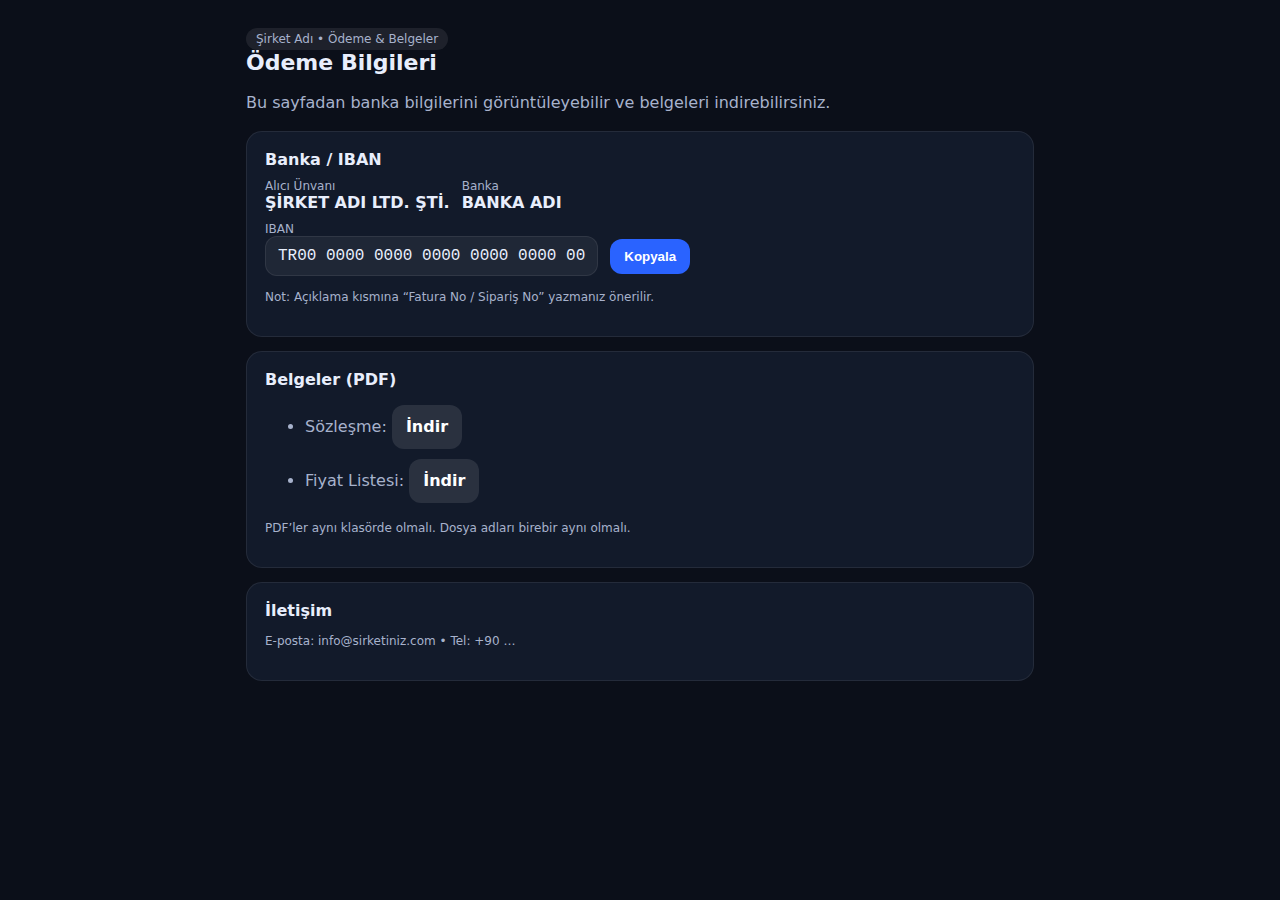
<file: index.html>
<!doctype html>
<html lang="tr">

<head>
  <meta charset="utf-8" />
  <meta name="viewport" content="width=device-width,initial-scale=1" />
  <title>Ödeme Bilgileri | Şirket Adı</title>
  <meta name="description" content="Ödeme ve belge indirme sayfası." />
  <style>
    :root {
      --bg: #0b0f19;
      --card: #121a2a;
      --text: #e8eefc;
      --muted: #a7b2cc;
      --btn: #2a63ff;
    }

    * {
      box-sizing: border-box;
    }

    body {
      margin: 0;
      font-family: system-ui, -apple-system, Segoe UI, Roboto, Arial;
      background: var(--bg);
      color: var(--text);
    }

    .wrap {
      max-width: 820px;
      margin: 0 auto;
      padding: 28px 16px 44px;
    }

    .card {
      background: var(--card);
      border: 1px solid rgba(255, 255, 255, .08);
      border-radius: 16px;
      padding: 18px;
      margin-top: 14px;
    }

    h1 {
      font-size: 22px;
      margin: 0 0 8px;
    }

    h2 {
      font-size: 16px;
      margin: 0 0 10px;
    }

    p,
    li {
      color: var(--muted);
      line-height: 1.5;
    }

    .row {
      display: flex;
      gap: 12px;
      flex-wrap: wrap;
      align-items: center;
    }

    .iban {
      font-family: ui-monospace, SFMono-Regular, Menlo, Monaco, Consolas, "Liberation Mono", monospace;
      background: rgba(255, 255, 255, .06);
      padding: 10px 12px;
      border-radius: 12px;
      border: 1px solid rgba(255, 255, 255, .08);
      overflow: auto;
    }

    button,
    a.btn {
      appearance: none;
      border: 0;
      cursor: pointer;
      background: var(--btn);
      color: white;
      padding: 10px 14px;
      border-radius: 12px;
      font-weight: 650;
      text-decoration: none;
      display: inline-flex;
      gap: 8px;
      align-items: center;
    }

    button.secondary,
    a.secondary {
      background: rgba(255, 255, 255, .10);
    }

    .small {
      font-size: 12px;
      color: var(--muted);
    }

    footer {
      margin-top: 18px;
    }

    .badge {
      display: inline-block;
      padding: 4px 10px;
      border-radius: 999px;
      background: rgba(255, 255, 255, .08);
      color: var(--muted);
      font-size: 12px;
    }
  </style>
</head>

<body>
  <main class="wrap">
    <div class="badge">Şirket Adı • Ödeme & Belgeler</div>
    <h1>Ödeme Bilgileri</h1>
    <p>Bu sayfadan banka bilgilerini görüntüleyebilir ve belgeleri indirebilirsiniz.</p>

    <section class="card">
      <h2>Banka / IBAN</h2>
      <div class="row">
        <div>
          <div class="small">Alıcı Ünvanı</div>
          <div><strong>ŞİRKET ADI LTD. ŞTİ.</strong></div>
        </div>
        <div>
          <div class="small">Banka</div>
          <div><strong>BANKA ADI</strong></div>
        </div>
      </div>

      <div style="height:10px"></div>

      <div class="small">IBAN</div>
      <div class="row">
        <div class="iban" id="ibanText">TR00 0000 0000 0000 0000 0000 00</div>
        <button type="button" onclick="copyIban()">Kopyala</button>
      </div>

      <p class="small" id="copyStatus" aria-live="polite" style="margin-top:8px;"></p>
      <p class="small">Not: Açıklama kısmına “Fatura No / Sipariş No” yazmanız önerilir.</p>
    </section>

    <section class="card">
      <h2>Belgeler (PDF)</h2>
      <ul>
        <li>
          Sözleşme:
          <a class="btn secondary" href="./sozlesme.pdf" download>İndir</a>
        </li>
        <li style="margin-top:10px;">
          Fiyat Listesi:
          <a class="btn secondary" href="./fiyat-listesi.pdf" download>İndir</a>
        </li>
      </ul>
      <p class="small">PDF’ler aynı klasörde olmalı. Dosya adları birebir aynı olmalı.</p>
    </section>

    <footer class="card">
      <h2>İletişim</h2>
      <p class="small">E-posta: info@sirketiniz.com • Tel: +90 …</p>
    </footer>
  </main>

  <script>
    function copyIban() {
      const iban = document.getElementById("ibanText").innerText.trim();
      navigator.clipboard.writeText(iban).then(() => {
        document.getElementById("copyStatus").innerText = "IBAN kopyalandı ✅";
      }).catch(() => {
        document.getElementById("copyStatus").innerText = "Kopyalama başarısız. IBAN'ı manuel seçip kopyalayın.";
      });
    }
  </script>
</body>

</html>
</file>
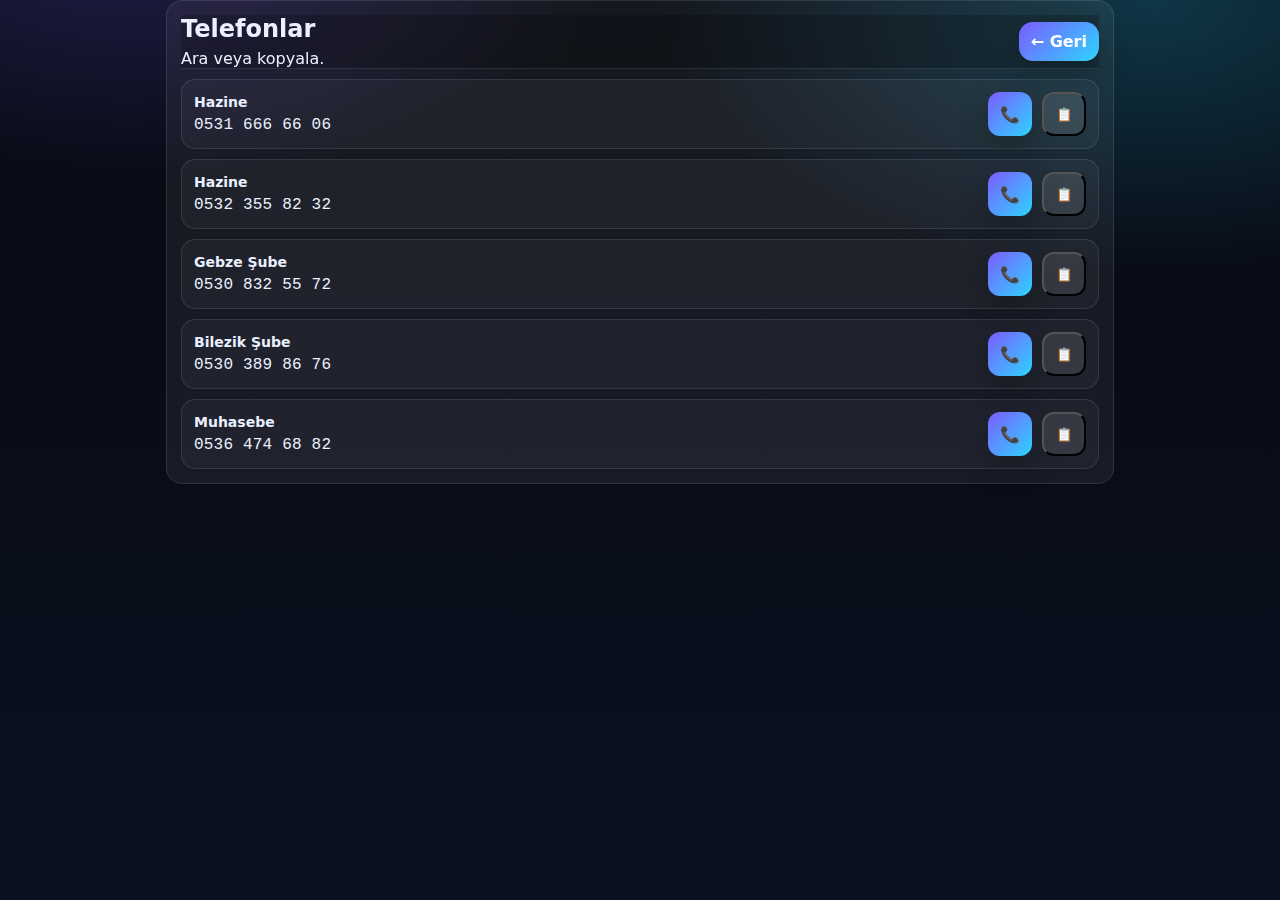
<file: telefonlar.html>
<!doctype html>
<html lang="tr">
<head>
  <meta charset="utf-8" />
  <meta name="viewport" content="width=device-width,initial-scale=1" />
  <title>Telefonlar</title>
  <meta name="format-detection" content="telephone=no, date=no, address=no, email=no" />
  <link rel="stylesheet" href="./assets/style.css" />

  <style>
    /* Telefon listesi: kart değil, clean liste */
    .phoneList { margin-top: 10px; }
    .phoneItem{
      display:flex; align-items:center; justify-content:space-between;
      gap:12px; padding:12px 12px;
      border:1px solid var(--line); border-radius:14px;
      background: rgba(255,255,255,.04);
    }
    .phoneLeft{ min-width: 0; }
    .phoneName{ font-weight:800; margin:0; font-size:14px; }
    .phoneNo{ margin-top:6px; }
    .phoneActions{ display:flex; gap:10px; flex-wrap:wrap; }
    .btnIcon{
      width:44px; height:44px; padding:0;
      border-radius:12px;
    }
    .btnIcon.secondary{ background: rgba(255,255,255,.10); }
    .topbar{ display:flex; align-items:center; justify-content:space-between; gap:10px; }
  </style>
</head>

<body>
  <main class="wrap">
    <section class="card">
      <div class="topbar">
        <div>
          <h2 style="margin:0 0 6px;">Telefonlar</h2>
          <p class="small" style="margin:0;">Ara veya kopyala.</p>
        </div>
        <a class="btn secondary" href="./index.html">← Geri</a>
      </div>

      <div class="phoneList">

        <!-- Hazine 1 -->
        <div class="phoneItem">
          <div class="phoneLeft">
            <div class="phoneName">Hazine</div>
            <div class="field mono phoneNo" id="p1" data-copy="+905316666606">0531 666 66 06</div>
            <div class="status small" id="ps1"></div>
          </div>

          <div class="phoneActions">
            <a class="btn btnIcon" href="tel:+905316666606" title="Ara">📞</a>
            <button class="secondary btnIcon" onclick="copyFrom('p1','ps1')" title="Kopyala">📋</button>
          </div>
        </div>

        <div style="height:10px"></div>

        <!-- Hazine 2 -->
        <div class="phoneItem">
          <div class="phoneLeft">
            <div class="phoneName">Hazine</div>
            <div class="field mono phoneNo" id="p2" data-copy="+905323558232">0532 355 82 32</div>
            <div class="status small" id="ps2"></div>
          </div>

          <div class="phoneActions">
            <a class="btn btnIcon" href="tel:+905323558232" title="Ara">📞</a>
            <button class="secondary btnIcon" onclick="copyFrom('p2','ps2')" title="Kopyala">📋</button>
          </div>
        </div>

        <div style="height:10px"></div>

        <!-- Gebze -->
        <div class="phoneItem">
          <div class="phoneLeft">
            <div class="phoneName">Gebze Şube</div>
            <div class="field mono phoneNo" id="p3" data-copy="+905308325572">0530 832 55 72</div>
            <div class="status small" id="ps3"></div>
          </div>

          <div class="phoneActions">
            <a class="btn btnIcon" href="tel:+905308325572" title="Ara">📞</a>
            <button class="secondary btnIcon" onclick="copyFrom('p3','ps3')" title="Kopyala">📋</button>
          </div>
        </div>

        <div style="height:10px"></div>

        <!-- Bilezik -->
        <div class="phoneItem">
          <div class="phoneLeft">
            <div class="phoneName">Bilezik Şube</div>
            <div class="field mono phoneNo" id="p4" data-copy="+905303898676">0530 389 86 76</div>
            <div class="status small" id="ps4"></div>
          </div>

          <div class="phoneActions">
            <a class="btn btnIcon" href="tel:+905303898676" title="Ara">📞</a>
            <button class="secondary btnIcon" onclick="copyFrom('p4','ps4')" title="Kopyala">📋</button>
          </div>
        </div>

        <div style="height:10px"></div>

        <!-- Muhasebe -->
        <div class="phoneItem">
          <div class="phoneLeft">
            <div class="phoneName">Muhasebe</div>
            <div class="field mono phoneNo" id="p5" data-copy="+905364746882">0536 474 68 82</div>
            <div class="status small" id="ps5"></div>
          </div>

          <div class="phoneActions">
            <a class="btn btnIcon" href="tel:+905364746882" title="Ara">📞</a>
            <button class="secondary btnIcon" onclick="copyFrom('p5','ps5')" title="Kopyala">📋</button>
          </div>
        </div>

      </div>
    </section>
  </main>

  <script src="./assets/app.js"></script>
</body>
</html>
</file>
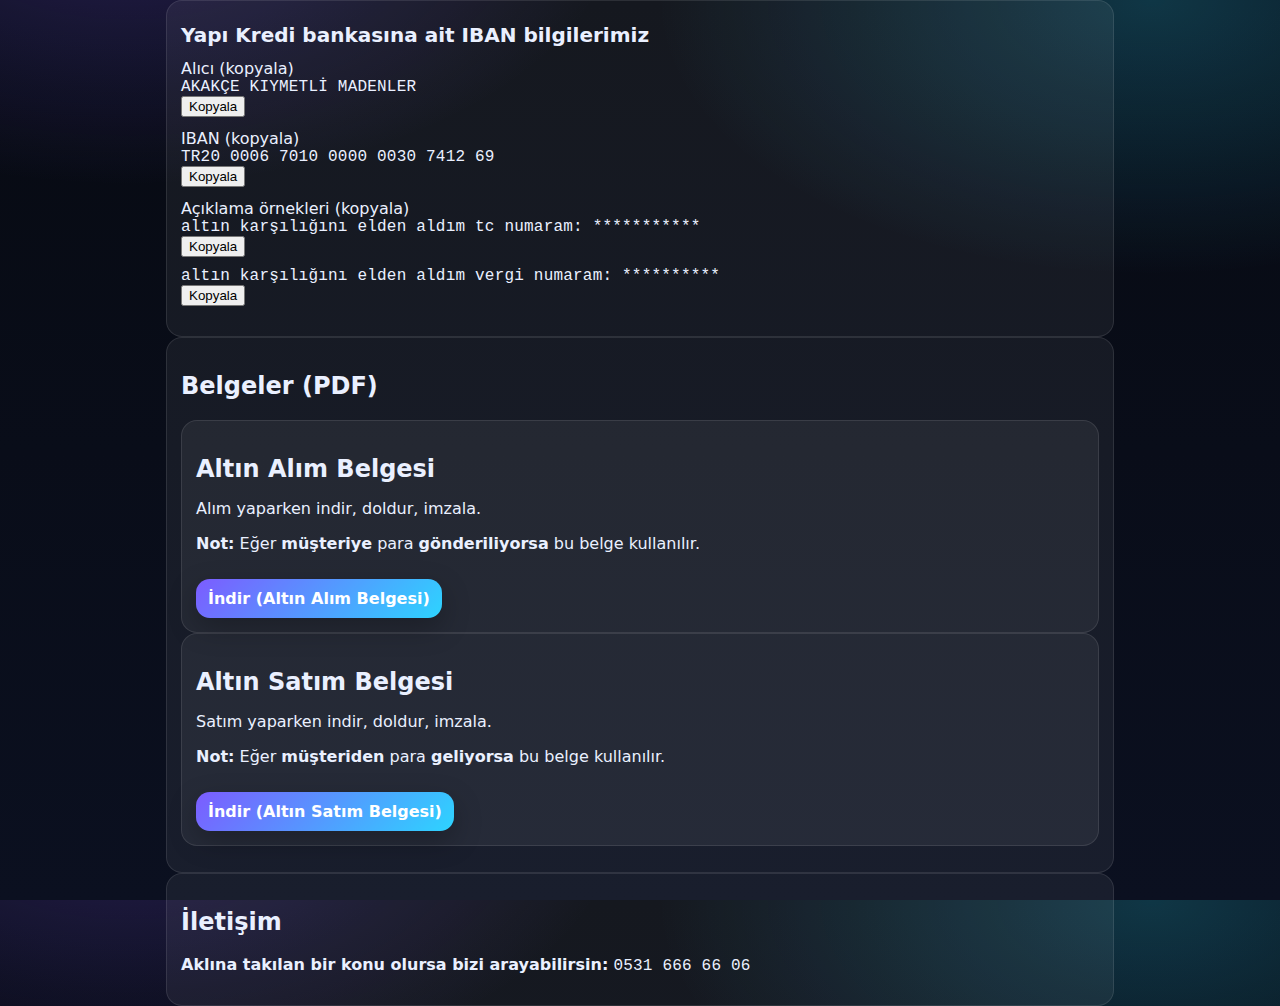
<file: bankalar/6gVI2lwLCNbRw6PCYm.html>
<!doctype html>
<html lang="tr">

<head>
  <meta charset="utf-8" />
  <meta name="viewport" content="width=device-width,initial-scale=1" />
  <title>Yapı Kredi | Ödeme</title>
  <meta name="format-detection" content="telephone=no, date=no, address=no, email=no" />
  <link rel="stylesheet" href="../assets/style.css" />
</head>

<body>
  <main class="wrap">


    <section class="card">

      <div style="font-size:20px; font-weight:800; margin:8px 0 2px;">Yapı Kredi bankasına ait IBAN bilgilerimiz</div>


      <div style="height:10px"></div>

      <div class="small">Alıcı (kopyala)</div>
      <div class="row">
        <div class="field mono" id="receiver">AKAKÇE KIYMETLİ MADENLER</div>
        <button class="secondary" onclick="copyFrom('receiver','status')">Kopyala</button>
      </div>

      <div style="height:12px"></div>

      <div class="small">IBAN (kopyala)</div>
      <div class="row">
        <div class="field mono" id="iban">TR20 0006 7010 0000 0030 7412 69</div>
        <button onclick="copyFrom('iban','status')">Kopyala</button>
      </div>

      <div style="height:12px"></div>

      <div class="small">Açıklama örnekleri (kopyala)</div>
      <div class="row">
        <div class="field mono" id="descTc" data-copy="altın karşılığını elden aldım tc numaram: ">
          altın karşılığını elden aldım tc numaram: ***********
        </div>
        <button class="secondary" onclick="copyFrom('descTc','status')">Kopyala</button>
      </div>

      <div style="height:10px"></div>

      <div class="row">
        <div class="field mono" id="descTax" data-copy="altın karşılığını elden aldım vergi numaram: ">
          altın karşılığını elden aldım vergi numaram: **********
        </div>
        <button class="secondary" onclick="copyFrom('descTax','status')">Kopyala</button>
      </div>

      <p class="small status" id="status" aria-live="polite"></p>
    </section>

    <section class="card">
      <h2>Belgeler (PDF)</h2>

      <div class="grid2">
        <div class="card" style="margin:0;">
          <h2 style="margin-bottom:6px;">Altın Alım Belgesi</h2>
          <p class="small">Alım yaparken indir, doldur, imzala.</p>
          <p class="small"><strong>Not:</strong> Eğer <strong>müşteriye</strong> para <strong>gönderiliyorsa</strong> bu
            belge kullanılır.</p>
          <div style="height:10px"></div>
          <a class="btn secondary" href="../AKAKÇE_ALIM.pdf" download>İndir (Altın Alım Belgesi)</a>
        </div>

        <div class="card" style="margin:0;">
          <h2 style="margin-bottom:6px;">Altın Satım Belgesi</h2>
          <p class="small">Satım yaparken indir, doldur, imzala.</p>
          <p class="small"><strong>Not:</strong> Eğer <strong>müşteriden</strong> para <strong>geliyorsa</strong> bu
            belge kullanılır.</p>
          <div style="height:10px"></div>
          <a class="btn secondary" href="../AKAKÇE_SATIM.pdf" download>İndir (Altın Satım Belgesi)</a>
        </div>
      </div>


      <div style="height:12px"></div>
    </section>

    <section class="card">
      <h2>İletişim</h2>
      <p><strong>Aklına takılan bir konu olursa bizi arayabilirsin:</strong> <span class="mono">0531 666 66 06</span>
      </p>
    </section>
  </main>

  <script src="../assets/app.js"></script>
</body>

</html>
</file>
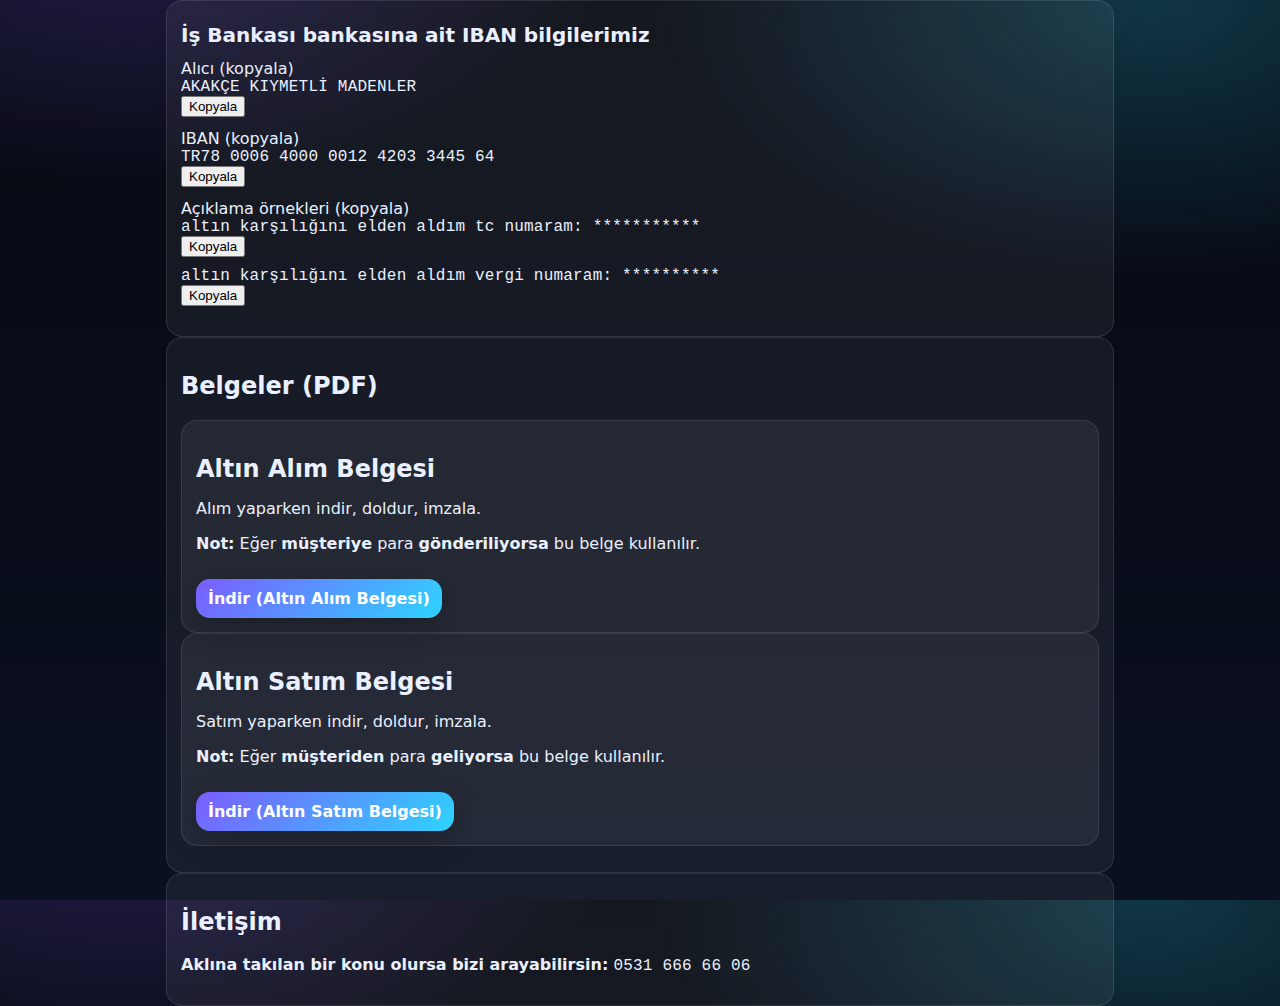
<file: bankalar/7ziwuXshkbcrtDGRGh.html>
<!doctype html>
<html lang="tr">

<head>
  <meta charset="utf-8" />
  <meta name="viewport" content="width=device-width,initial-scale=1" />
  <title>İş Bankası | Ödeme</title>
  <meta name="format-detection" content="telephone=no, date=no, address=no, email=no" />
  <link rel="stylesheet" href="../assets/style.css" />
</head>

<body>
  <main class="wrap">


    <section class="card">

      <div style="font-size:20px; font-weight:800; margin:8px 0 2px;">İş Bankası bankasına ait IBAN bilgilerimiz</div>


      <div style="height:10px"></div>

      <div class="small">Alıcı (kopyala)</div>
      <div class="row">
        <div class="field mono" id="receiver">AKAKÇE KIYMETLİ MADENLER</div>
        <button class="secondary" onclick="copyFrom('receiver','status')">Kopyala</button>
      </div>

      <div style="height:12px"></div>

      <div class="small">IBAN (kopyala)</div>
      <div class="row">
        <div class="field mono" id="iban">TR78 0006 4000 0012 4203 3445 64</div>
        <button onclick="copyFrom('iban','status')">Kopyala</button>
      </div>

      <div style="height:12px"></div>

      <div class="small">Açıklama örnekleri (kopyala)</div>
      <div class="row">
        <div class="field mono" id="descTc" data-copy="altın karşılığını elden aldım tc numaram: ">
          altın karşılığını elden aldım tc numaram: ***********
        </div>
        <button class="secondary" onclick="copyFrom('descTc','status')">Kopyala</button>
      </div>

      <div style="height:10px"></div>

      <div class="row">
        <div class="field mono" id="descTax" data-copy="altın karşılığını elden aldım vergi numaram: ">
          altın karşılığını elden aldım vergi numaram: **********
        </div>
        <button class="secondary" onclick="copyFrom('descTax','status')">Kopyala</button>
      </div>

      <p class="small status" id="status" aria-live="polite"></p>
    </section>

    <section class="card">
      <h2>Belgeler (PDF)</h2>

      <div class="grid2">
        <div class="card" style="margin:0;">
          <h2 style="margin-bottom:6px;">Altın Alım Belgesi</h2>
          <p class="small">Alım yaparken indir, doldur, imzala.</p>
          <p class="small"><strong>Not:</strong> Eğer <strong>müşteriye</strong> para <strong>gönderiliyorsa</strong> bu
            belge kullanılır.</p>
          <div style="height:10px"></div>
          <a class="btn secondary" href="../AKAKÇE_ALIM.pdf" download>İndir (Altın Alım Belgesi)</a>
        </div>

        <div class="card" style="margin:0;">
          <h2 style="margin-bottom:6px;">Altın Satım Belgesi</h2>
          <p class="small">Satım yaparken indir, doldur, imzala.</p>
          <p class="small"><strong>Not:</strong> Eğer <strong>müşteriden</strong> para <strong>geliyorsa</strong> bu
            belge kullanılır.</p>
          <div style="height:10px"></div>
          <a class="btn secondary" href="../AKAKÇE_SATIM.pdf" download>İndir (Altın Satım Belgesi)</a>
        </div>
      </div>


      <div style="height:12px"></div>
    </section>

    <section class="card">
      <h2>İletişim</h2>
      <p><strong>Aklına takılan bir konu olursa bizi arayabilirsin:</strong> <span class="mono">0531 666 66 06</span>
      </p>
    </section>
  </main>

  <script src="../assets/app.js"></script>
</body>

</html>
</file>
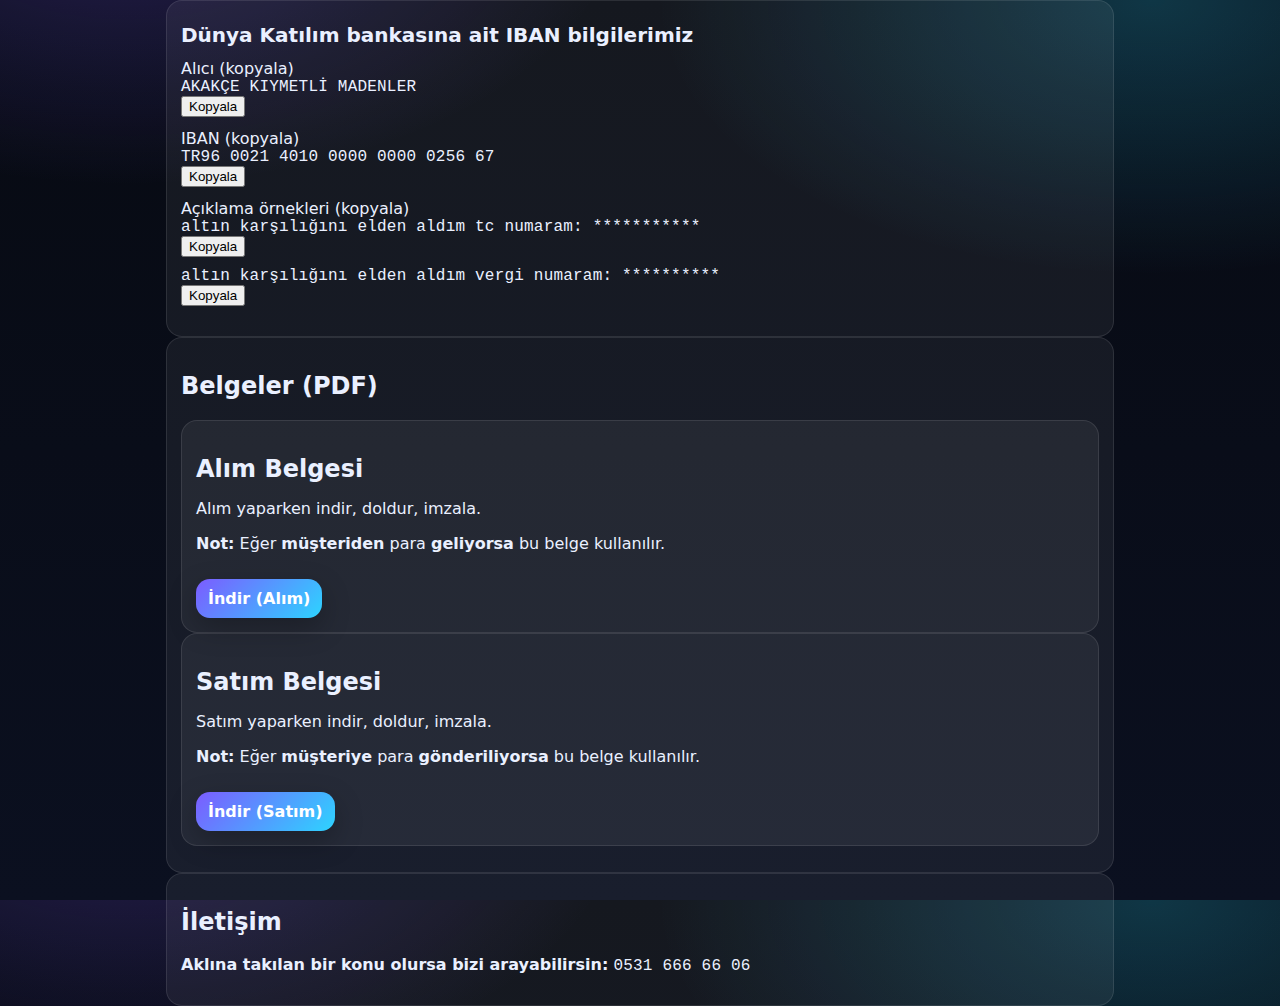
<file: bankalar/IjQCQJO77o5Nsqm3nT.html>
<!doctype html>
<html lang="tr">

<head>
  <meta charset="utf-8" />
  <meta name="viewport" content="width=device-width,initial-scale=1" />
  <title>Dünya Katılım | Ödeme</title>
  <meta name="format-detection" content="telephone=no, date=no, address=no, email=no" />
  <link rel="stylesheet" href="../assets/style.css" />
</head>

<body>
  <main class="wrap">


    <section class="card">

      <div style="font-size:20px; font-weight:800; margin:8px 0 2px;">Dünya Katılım bankasına ait IBAN bilgilerimiz
      </div>


      <div style="height:10px"></div>

      <div class="small">Alıcı (kopyala)</div>
      <div class="row">
        <div class="field mono" id="receiver">AKAKÇE KIYMETLİ MADENLER</div>
        <button class="secondary" onclick="copyFrom('receiver','status')">Kopyala</button>
      </div>

      <div style="height:12px"></div>

      <div class="small">IBAN (kopyala)</div>
      <div class="row">
        <div class="field mono" id="iban">TR96 0021 4010 0000 0000 0256 67</div>
        <button onclick="copyFrom('iban','status')">Kopyala</button>
      </div>

      <div style="height:12px"></div>

      <div class="small">Açıklama örnekleri (kopyala)</div>
      <div class="row">
        <div class="field mono" id="descTc" data-copy="altın karşılığını elden aldım tc numaram: ">
          altın karşılığını elden aldım tc numaram: ***********
        </div>
        <button class="secondary" onclick="copyFrom('descTc','status')">Kopyala</button>
      </div>

      <div style="height:10px"></div>

      <div class="row">
        <div class="field mono" id="descTax" data-copy="altın karşılığını elden aldım vergi numaram: ">
          altın karşılığını elden aldım vergi numaram: **********
        </div>
        <button class="secondary" onclick="copyFrom('descTax','status')">Kopyala</button>
      </div>

      <p class="small status" id="status" aria-live="polite"></p>
    </section>

    <section class="card">
      <h2>Belgeler (PDF)</h2>

      <div class="grid2">
        <div class="card" style="margin:0;">
          <h2 style="margin-bottom:6px;">Alım Belgesi</h2>
          <p class="small">Alım yaparken indir, doldur, imzala.</p>
          <p class="small"><strong>Not:</strong> Eğer <strong>müşteriden</strong> para <strong>geliyorsa</strong> bu
            belge kullanılır.</p>
          <div style="height:10px"></div>
          <a class="btn secondary" href="../AKAKÇE_ALIM.pdf" download>İndir (Alım)</a>
        </div>

        <div class="card" style="margin:0;">
          <h2 style="margin-bottom:6px;">Satım Belgesi</h2>
          <p class="small">Satım yaparken indir, doldur, imzala.</p>
          <p class="small"><strong>Not:</strong> Eğer <strong>müşteriye</strong> para <strong>gönderiliyorsa</strong> bu
            belge kullanılır.</p>
          <div style="height:10px"></div>
          <a class="btn secondary" href="../AKAKÇE_SATIM.pdf" download>İndir (Satım)</a>
        </div>
      </div>

      <div style="height:12px"></div>
    </section>

    <section class="card">
      <h2>İletişim</h2>
      <p><strong>Aklına takılan bir konu olursa bizi arayabilirsin:</strong> <span class="mono">0531 666 66 06</span>
      </p>
    </section>
  </main>

  <script src="../assets/app.js"></script>
</body>

</html>
</file>
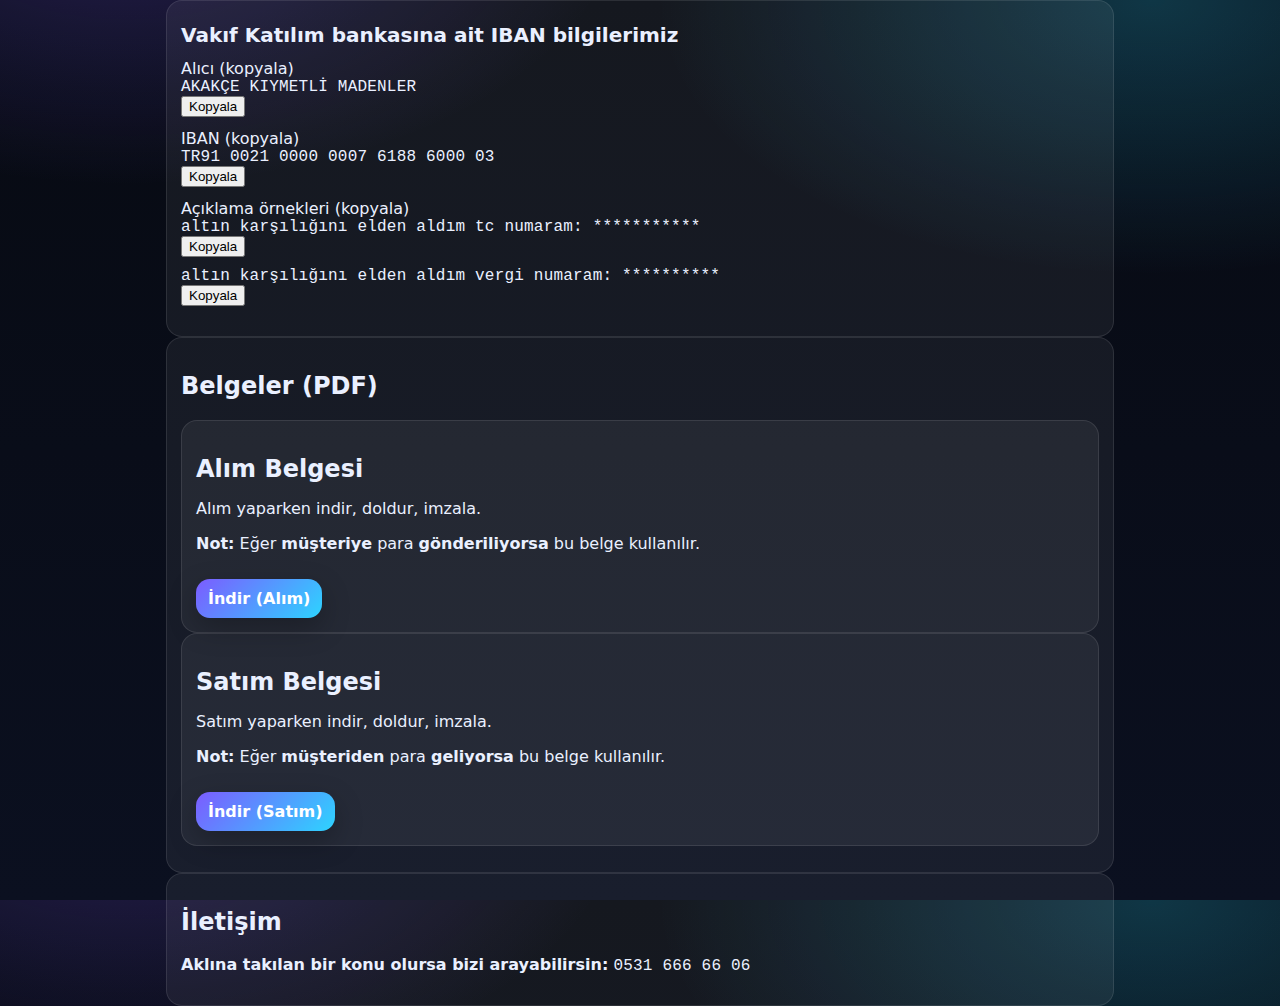
<file: bankalar/vakif-katilim.html>
<!doctype html>
<html lang="tr">

<head>
  <meta charset="utf-8" />
  <meta name="viewport" content="width=device-width,initial-scale=1" />
  <title>Vakıf Katılım | Ödeme</title>
  <meta name="format-detection" content="telephone=no, date=no, address=no, email=no" />
  <link rel="stylesheet" href="../assets/style.css" />
</head>

<body>
  <main class="wrap">

    <section class="card">

      <div style="font-size:20px; font-weight:800; margin:8px 0 2px;">Vakıf Katılım bankasına ait IBAN bilgilerimiz
      </div>


      <div style="height:10px"></div>

      <div class="small">Alıcı (kopyala)</div>
      <div class="row">
        <div class="field mono" id="receiver">AKAKÇE KIYMETLİ MADENLER</div>
        <button class="secondary" onclick="copyFrom('receiver','status')">Kopyala</button>
      </div>

      <div style="height:12px"></div>

      <div class="small">IBAN (kopyala)</div>
      <div class="row">
        <div class="field mono" id="iban">TR91 0021 0000 0007 6188 6000 03</div>
        <button onclick="copyFrom('iban','status')">Kopyala</button>
      </div>

      <div style="height:12px"></div>

      <div class="small">Açıklama örnekleri (kopyala)</div>
      <div class="row">
        <div class="field mono" id="descTc" data-copy="altın karşılığını elden aldım tc numaram: ">
          altın karşılığını elden aldım tc numaram: ***********
        </div>
        <button class="secondary" onclick="copyFrom('descTc','status')">Kopyala</button>
      </div>

      <div style="height:10px"></div>

      <div class="row">
        <div class="field mono" id="descTax" data-copy="altın karşılığını elden aldım vergi numaram: ">
          altın karşılığını elden aldım vergi numaram: **********
        </div>
        <button class="secondary" onclick="copyFrom('descTax','status')">Kopyala</button>
      </div>

      <p class="small status" id="status" aria-live="polite"></p>
    </section>

    <section class="card">
      <h2>Belgeler (PDF)</h2>

      <div class="grid2">
        <div class="card" style="margin:0;">
          <h2 style="margin-bottom:6px;">Alım Belgesi</h2>
          <p class="small">Alım yaparken indir, doldur, imzala.</p>
          <p class="small"><strong>Not:</strong> Eğer <strong>müşteriye</strong> para <strong>gönderiliyorsa</strong> bu
            belge kullanılır.</p>
          <div style="height:10px"></div>
          <a class="btn secondary" href="../AKAKÇE_ALIM.pdf" download>İndir (Alım)</a>
        </div>

        <div class="card" style="margin:0;">
          <h2 style="margin-bottom:6px;">Satım Belgesi</h2>
          <p class="small">Satım yaparken indir, doldur, imzala.</p>
          <p class="small"><strong>Not:</strong> Eğer <strong>müşteriden</strong> para <strong>geliyorsa</strong> bu
            belge kullanılır.</p>
          <div style="height:10px"></div>
          <a class="btn secondary" href="../AKAKÇE_SATIM.pdf" download>İndir (Satım)</a>
        </div>
      </div>


      <div style="height:12px"></div>
    </section>

    <section class="card">
      <h2>İletişim</h2>
      <p><strong>Aklına takılan bir konu olursa bizi arayabilirsin:</strong> <span class="mono">0531 666 66 06</span>
      </p>
    </section>
  </main>

  <script src="../assets/app.js"></script>
</body>

</html>
</file>
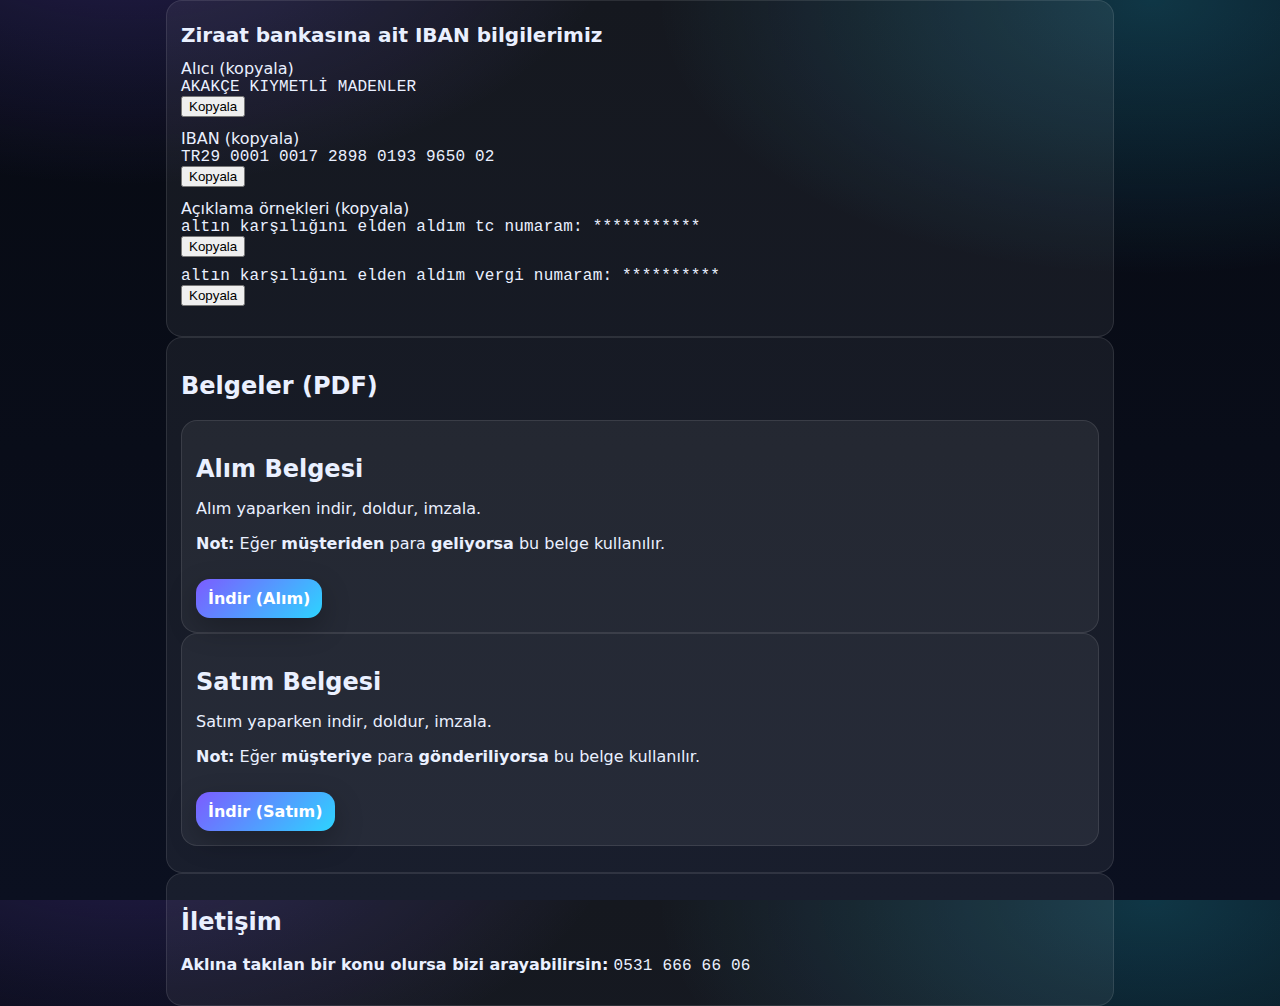
<file: bankalar/XVQIVBllqqvseqBRQB.html>
<!doctype html>
<html lang="tr">

<head>
  <meta charset="utf-8" />
  <meta name="viewport" content="width=device-width,initial-scale=1" />
  <title>Ziraat | Ödeme</title>
  <meta name="format-detection" content="telephone=no, date=no, address=no, email=no" />
  <link rel="stylesheet" href="../assets/style.css" />
</head>

<body>
  <main class="wrap">


    <section class="card">

      <div style="font-size:20px; font-weight:800; margin:8px 0 2px;">Ziraat bankasına ait IBAN bilgilerimiz</div>


      <div style="height:10px"></div>

      <div class="small">Alıcı (kopyala)</div>
      <div class="row">
        <div class="field mono" id="receiver">AKAKÇE KIYMETLİ MADENLER</div>
        <button class="secondary" onclick="copyFrom('receiver','status')">Kopyala</button>
      </div>

      <div style="height:12px"></div>

      <div class="small">IBAN (kopyala)</div>
      <div class="row">
        <div class="field mono" id="iban">TR29 0001 0017 2898 0193 9650 02</div>
        <button onclick="copyFrom('iban','status')">Kopyala</button>
      </div>

      <div style="height:12px"></div>

      <div class="small">Açıklama örnekleri (kopyala)</div>
      <div class="row">
        <div class="field mono" id="descTc" data-copy="altın karşılığını elden aldım tc numaram: ">
          altın karşılığını elden aldım tc numaram: ***********
        </div>
        <button class="secondary" onclick="copyFrom('descTc','status')">Kopyala</button>
      </div>

      <div style="height:10px"></div>

      <div class="row">
        <div class="field mono" id="descTax" data-copy="altın karşılığını elden aldım vergi numaram: ">
          altın karşılığını elden aldım vergi numaram: **********
        </div>
        <button class="secondary" onclick="copyFrom('descTax','status')">Kopyala</button>
      </div>

      <p class="small status" id="status" aria-live="polite"></p>
    </section>

    <section class="card">
      <h2>Belgeler (PDF)</h2>

      <div class="grid2">
        <div class="card" style="margin:0;">
          <h2 style="margin-bottom:6px;">Alım Belgesi</h2>
          <p class="small">Alım yaparken indir, doldur, imzala.</p>
          <p class="small"><strong>Not:</strong> Eğer <strong>müşteriden</strong> para <strong>geliyorsa</strong> bu
            belge kullanılır.</p>
          <div style="height:10px"></div>
          <a class="btn secondary" href="../AKAKÇE_ALIM.pdf" download>İndir (Alım)</a>
        </div>

        <div class="card" style="margin:0;">
          <h2 style="margin-bottom:6px;">Satım Belgesi</h2>
          <p class="small">Satım yaparken indir, doldur, imzala.</p>
          <p class="small"><strong>Not:</strong> Eğer <strong>müşteriye</strong> para <strong>gönderiliyorsa</strong> bu
            belge kullanılır.</p>
          <div style="height:10px"></div>
          <a class="btn secondary" href="../AKAKÇE_SATIM.pdf" download>İndir (Satım)</a>
        </div>
      </div>

      <div style="height:12px"></div>
    </section>

    <section class="card">
      <h2>İletişim</h2>
      <p><strong>Aklına takılan bir konu olursa bizi arayabilirsin:</strong> <span class="mono">0531 666 66 06</span>
      </p>
    </section>
  </main>

  <script src="../assets/app.js"></script>
</body>

</html>
</file>
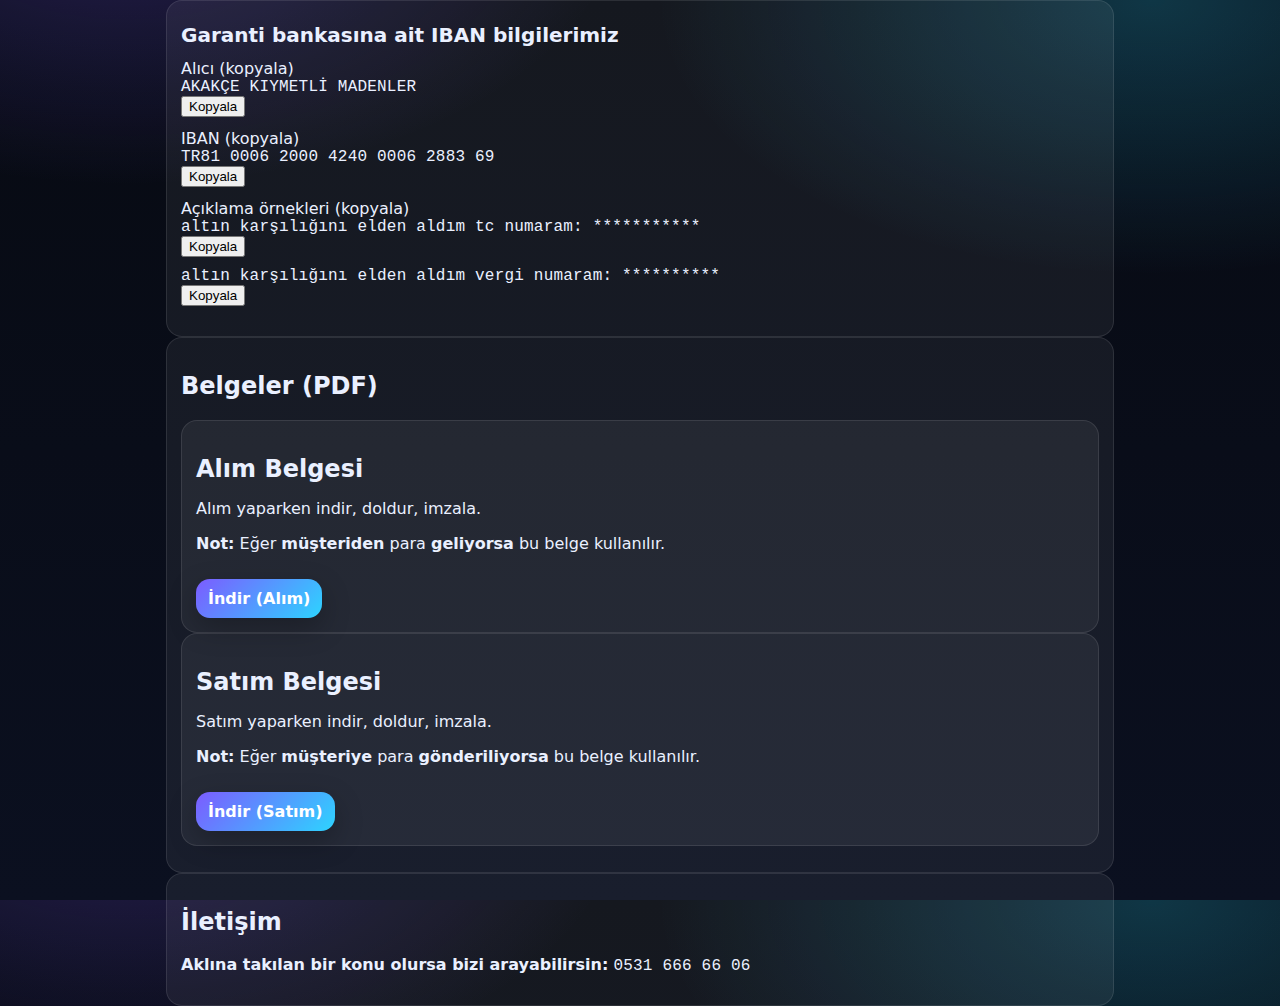
<file: bankalar/yMg8r8K9G4kmELhAhG.html>
<!doctype html>
<html lang="tr">

<head>
  <meta charset="utf-8" />
  <meta name="viewport" content="width=device-width,initial-scale=1" />
  <title>Garanti | Ödeme</title>
  <meta name="format-detection" content="telephone=no, date=no, address=no, email=no" />
  <link rel="stylesheet" href="../assets/style.css" />
</head>

<body>
  <main class="wrap">


    <section class="card">

      <div style="font-size:20px; font-weight:800; margin:8px 0 2px;">Garanti bankasına ait IBAN bilgilerimiz</div>


      <div style="height:10px"></div>

      <div class="small">Alıcı (kopyala)</div>
      <div class="row">
        <div class="field mono" id="receiver">AKAKÇE KIYMETLİ MADENLER</div>
        <button class="secondary" onclick="copyFrom('receiver','status')">Kopyala</button>
      </div>

      <div style="height:12px"></div>

      <div class="small">IBAN (kopyala)</div>
      <div class="row">
        <div class="field mono" id="iban">TR81 0006 2000 4240 0006 2883 69</div>
        <button onclick="copyFrom('iban','status')">Kopyala</button>
      </div>

      <div style="height:12px"></div>

      <div class="small">Açıklama örnekleri (kopyala)</div>
      <div class="row">
        <div class="field mono" id="descTc" data-copy="altın karşılığını elden aldım tc numaram: ">
          altın karşılığını elden aldım tc numaram: ***********
        </div>
        <button class="secondary" onclick="copyFrom('descTc','status')">Kopyala</button>
      </div>

      <div style="height:10px"></div>

      <div class="row">
        <div class="field mono" id="descTax" data-copy="altın karşılığını elden aldım vergi numaram: ">
          altın karşılığını elden aldım vergi numaram: **********
        </div>
        <button class="secondary" onclick="copyFrom('descTax','status')">Kopyala</button>
      </div>

      <p class="small status" id="status" aria-live="polite"></p>
    </section>

    <section class="card">
      <h2>Belgeler (PDF)</h2>

      <div class="grid2">
        <div class="card" style="margin:0;">
          <h2 style="margin-bottom:6px;">Alım Belgesi</h2>
          <p class="small">Alım yaparken indir, doldur, imzala.</p>
          <p class="small"><strong>Not:</strong> Eğer <strong>müşteriden</strong> para <strong>geliyorsa</strong> bu
            belge kullanılır.</p>
          <div style="height:10px"></div>
          <a class="btn secondary" href="../AKAKÇE_ALIM.pdf" download>İndir (Alım)</a>
        </div>

        <div class="card" style="margin:0;">
          <h2 style="margin-bottom:6px;">Satım Belgesi</h2>
          <p class="small">Satım yaparken indir, doldur, imzala.</p>
          <p class="small"><strong>Not:</strong> Eğer <strong>müşteriye</strong> para <strong>gönderiliyorsa</strong> bu
            belge kullanılır.</p>
          <div style="height:10px"></div>
          <a class="btn secondary" href="../AKAKÇE_SATIM.pdf" download>İndir (Satım)</a>
        </div>
      </div>

      <div style="height:12px"></div>
    </section>

    <section class="card">
      <h2>İletişim</h2>
      <p><strong>Aklına takılan bir konu olursa bizi arayabilirsin:</strong> <span class="mono">0531 666 66 06</span>
      </p>
    </section>
  </main>

  <script src="../assets/app.js"></script>
</body>

</html>
</file>
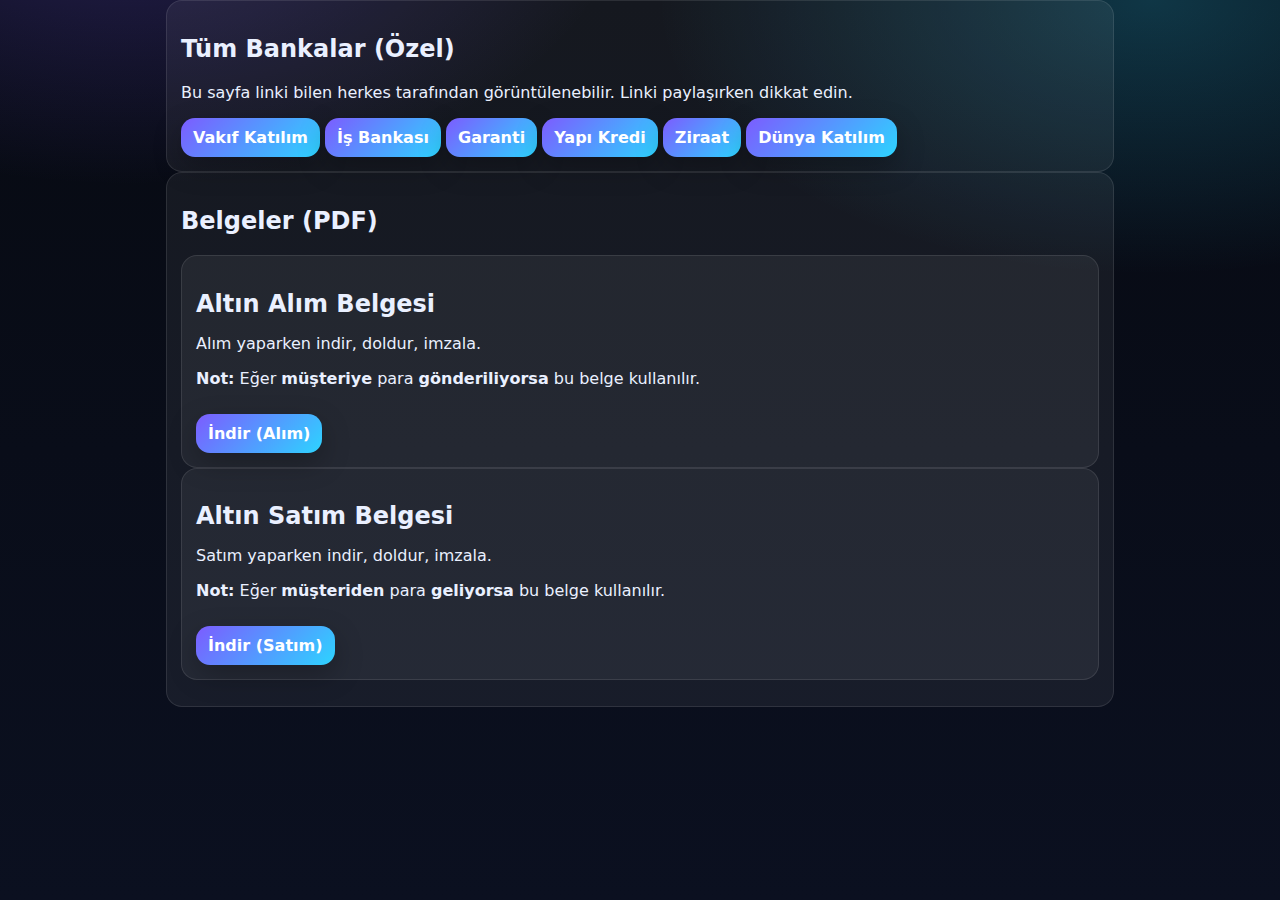
<file: ozel/9sOQUsiyRjklDn5epmqTVD.html>
<!doctype html>
<html lang="tr">

<head>
  <meta charset="utf-8" />
  <meta name="viewport" content="width=device-width,initial-scale=1" />
  <title>Özel Banka Linkleri</title>
  <meta name="robots" content="noindex,nofollow" />
  <meta name="format-detection" content="telephone=no, date=no, address=no, email=no" />
  <link rel="stylesheet" href="../assets/style.css" />
</head>

<body>
  <main class="wrap">
    <section class="card">
      <h2>Tüm Bankalar (Özel)</h2>
      <p class="small">Bu sayfa linki bilen herkes tarafından görüntülenebilir. Linki paylaşırken dikkat edin.</p>

      <div class="grid2" style="margin-top:12px;">
        <a class="btn secondary" href="../bankalar/vakif-katilim.html">Vakıf Katılım</a>
        <a class="btn secondary" href="../bankalar/7ziwuXshkbcrtDGRGh.html">İş Bankası</a>
        <a class="btn secondary" href="../bankalar/yMg8r8K9G4kmELhAhG.html">Garanti</a>
        <a class="btn secondary" href="../bankalar/6gVI2lwLCNbRw6PCYm.html">Yapı Kredi</a>
        <a class="btn secondary" href="../bankalar/XVQIVBllqqvseqBRQB.html">Ziraat</a>
        <a class="btn secondary" href="../bankalar/IjQCQJO77o5Nsqm3nT.html">Dünya Katılım</a>
      </div>
    </section>

    <section class="card">
      <h2>Belgeler (PDF)</h2>

      <div class="grid2">
        <div class="card" style="margin:0;">
          <h2 style="margin-bottom:6px;">Altın Alım Belgesi</h2>
          <p class="small">Alım yaparken indir, doldur, imzala.</p>
          <p class="small"><strong>Not:</strong> Eğer <strong>müşteriye</strong> para <strong>gönderiliyorsa</strong> bu
            belge kullanılır.</p>
          <div style="height:10px"></div>
          <a class="btn secondary" href="../AKAKÇE_ALIM.pdf" download>İndir (Alım)</a>
        </div>

        <div class="card" style="margin:0;">
          <h2 style="margin-bottom:6px;">Altın Satım Belgesi</h2>
          <p class="small">Satım yaparken indir, doldur, imzala.</p>
          <p class="small"><strong>Not:</strong> Eğer <strong>müşteriden</strong> para <strong>geliyorsa</strong> bu
            belge kullanılır.</p>
          <div style="height:10px"></div>
          <a class="btn secondary" href="../AKAKÇE_SATIM.pdf" download>İndir (Satım)</a>
        </div>
      </div>

      <div style="height:12px"></div>
    </section>
  </main>
</body>

</html>
</file>
<file: assets/style.css>
:root{
  --bg: #070A12;
  --bg2:#0B1020;
  --card: rgba(255,255,255,.06);
  --card2: rgba(255,255,255,.08);
  --line: rgba(255,255,255,.10);

  --text:#EAF0FF;
  --muted: rgba(234,240,255,.72);

  --brand1:#7C5CFF;
  --brand2:#2DD4FF;

  --shadow: 0 18px 50px rgba(0,0,0,.45);
  --radius: 18px;

  --btn: linear-gradient(135deg, var(--brand1), var(--brand2));
  --btnSoft: rgba(255,255,255,.10);
}

:root[data-theme="light"]{
  --bg:#F6F7FB;
  --bg2:#FFFFFF;
  --card: rgba(10,14,25,.05);
  --card2: rgba(10,14,25,.07);
  --line: rgba(10,14,25,.10);

  --text:#0B1020;
  --muted: rgba(11,16,32,.70);

  --shadow: 0 18px 50px rgba(10,14,25,.10);
}

*{ box-sizing:border-box; }
html,body{ height:100%; }
body{
  margin:0;
  font-family: ui-sans-serif, system-ui, -apple-system, Segoe UI, Roboto, Arial;
  color:var(--text);
  background:
    radial-gradient(900px 500px at 10% -10%, rgba(124,92,255,.25), transparent 55%),
    radial-gradient(900px 500px at 90% 0%, rgba(45,212,255,.22), transparent 55%),
    linear-gradient(180deg, var(--bg), var(--bg2));
}

/* layout */
.wrap{ max-width:980px; margin:0 auto; padding: 0 16px; }
.page{ padding: 18px 16px 52px; }

/* topbar */
.topbar{
  position: sticky;
  top: 0;
  z-index: 20;
  backdrop-filter: blur(14px);
  background: rgba(0,0,0,.20);
  border-bottom: 1px solid var(--line);
}
:root[data-theme="light"] .topbar{ background: rgba(255,255,255,.65); }

.topbar__inner{
  display:flex;
  align-items:center;
  justify-content:space-between;
  padding: 14px 16px;
}
.brand{ display:flex; gap:12px; align-items:center; }
.brand__mark{
  width:42px; height:42px; border-radius:14px;
  display:grid; place-items:center;
  background: var(--btn);
  box-shadow: var(--shadow);
  font-weight:900;
}
.brand__title{ font-weight:850; letter-spacing:.2px; }
.brand__sub{ color:var(--muted); font-size:12px; margin-top:2px; }

/* panels/cards */
.panel{
  margin-top:14px;
  padding: 16px;
  border: 1px solid var(--line);
  border-radius: var(--radius);
  background: rgba(255,255,255,.03);
  box-shadow: var(--shadow);
}
:root[data-theme="light"] .panel{ background: rgba(255,255,255,.70); }

.panel__head{
  display:flex; gap:12px;
  align-items:flex-start;
  justify-content:space-between;
  margin-bottom: 12px;
}

.h{ margin:0; font-size:16px; letter-spacing:.2px; }
.h--sm{ font-size:14px; margin-top: 4px; }
.sub{ margin:6px 0 0; color:var(--muted); line-height:1.55; font-size:13px; }

.grid{
  display:grid;
  grid-template-columns: 1fr;
  gap: 12px;
}
@media(min-width: 760px){
  .grid{ grid-template-columns: 1fr 1fr; }
}

.card{
  border: 1px solid var(--line);
  background: var(--card);
  border-radius: 16px;
  padding: 14px;
}
.card--action{
  display:flex;
  flex-direction:column;
  gap:10px;
}
.card__top{
  display:flex;
  align-items:flex-start;
  justify-content:space-between;
  gap:10px;
}
.card__label{
  font-size:12px;
  color:var(--muted);
  margin-bottom: 8px;
}

/* value rows */
.copyline{
  display:flex;
  align-items:center;
  gap:10px;
  flex-wrap:wrap;
}
.value{
  flex: 1 1 320px;
  padding: 10px 12px;
  border-radius: 14px;
  background: var(--card2);
  border: 1px solid var(--line);
  overflow:auto;
}
.mono{
  font-family: ui-monospace, SFMono-Regular, Menlo, Monaco, Consolas, "Liberation Mono", monospace;
  letter-spacing:.2px;
}

/* actions */
.actions{
  margin-top:10px;
  display:flex;
  gap:10px;
  flex-wrap:wrap;
}

.btn{
  border:0;
  cursor:pointer;
  padding: 10px 12px;
  border-radius: 14px;
  color: white;
  background: var(--btn);
  font-weight: 750;
  display:inline-flex;
  align-items:center;
  justify-content:center;
  gap:8px;
  text-decoration:none;
  box-shadow: 0 10px 28px rgba(0,0,0,.25);
  user-select:none;
}
:root[data-theme="light"] .btn{ box-shadow: 0 10px 28px rgba(10,14,25,.14); }

.btn--soft{
  background: var(--btnSoft);
  color: var(--text);
  border: 1px solid var(--line);
  box-shadow:none;
}

.ghost{
  border: 1px solid var(--line);
  background: transparent;
  color: var(--text);
  border-radius: 14px;
  padding: 10px 12px;
  display:inline-flex;
  gap:8px;
  align-items:center;
  text-decoration:none;
  cursor:pointer;
}
.ghost__text{ font-weight:700; }

.icon{ font-size: 14px; line-height: 1; }

.chip{
  font-size:12px;
  color: var(--text);
  background: rgba(124,92,255,.18);
  border: 1px solid rgba(124,92,255,.28);
  padding: 6px 10px;
  border-radius: 999px;
}
.chip--info{
  background: rgba(45,212,255,.14);
  border-color: rgba(45,212,255,.28);
}

.pill{
  font-size:11px;
  color: var(--muted);
  background: rgba(255,255,255,.06);
  border: 1px solid var(--line);
  padding: 6px 10px;
  border-radius: 999px;
  white-space:nowrap;
}

.hint{
  margin-top:8px;
  font-size:12px;
  color: var(--muted);
}

.divider{
  height:1px;
  background: var(--line);
  margin: 14px 0;
}

/* cta */
.panel--cta{ padding: 18px; }
.cta{
  display:flex;
  align-items:center;
  justify-content:space-between;
  gap:12px;
  flex-wrap:wrap;
}

/* toast */
.toast{
  position: fixed;
  left: 50%;
  bottom: 22px;
  transform: translateX(-50%);
  padding: 10px 12px;
  border-radius: 999px;
  border: 1px solid var(--line);
  background: rgba(0,0,0,.45);
  backdrop-filter: blur(14px);
  color: var(--text);
  box-shadow: var(--shadow);
  font-size: 13px;
  opacity: 0;
  pointer-events: none;
  transition: opacity .18s ease, transform .18s ease;
}
:root[data-theme="light"] .toast{ background: rgba(255,255,255,.70); }
.toast.show{
  opacity: 1;
  transform: translateX(-50%) translateY(-4px);
}

/* iOS/Chrome auto link styling */
a,a:visited{ color:inherit; }
</file>
